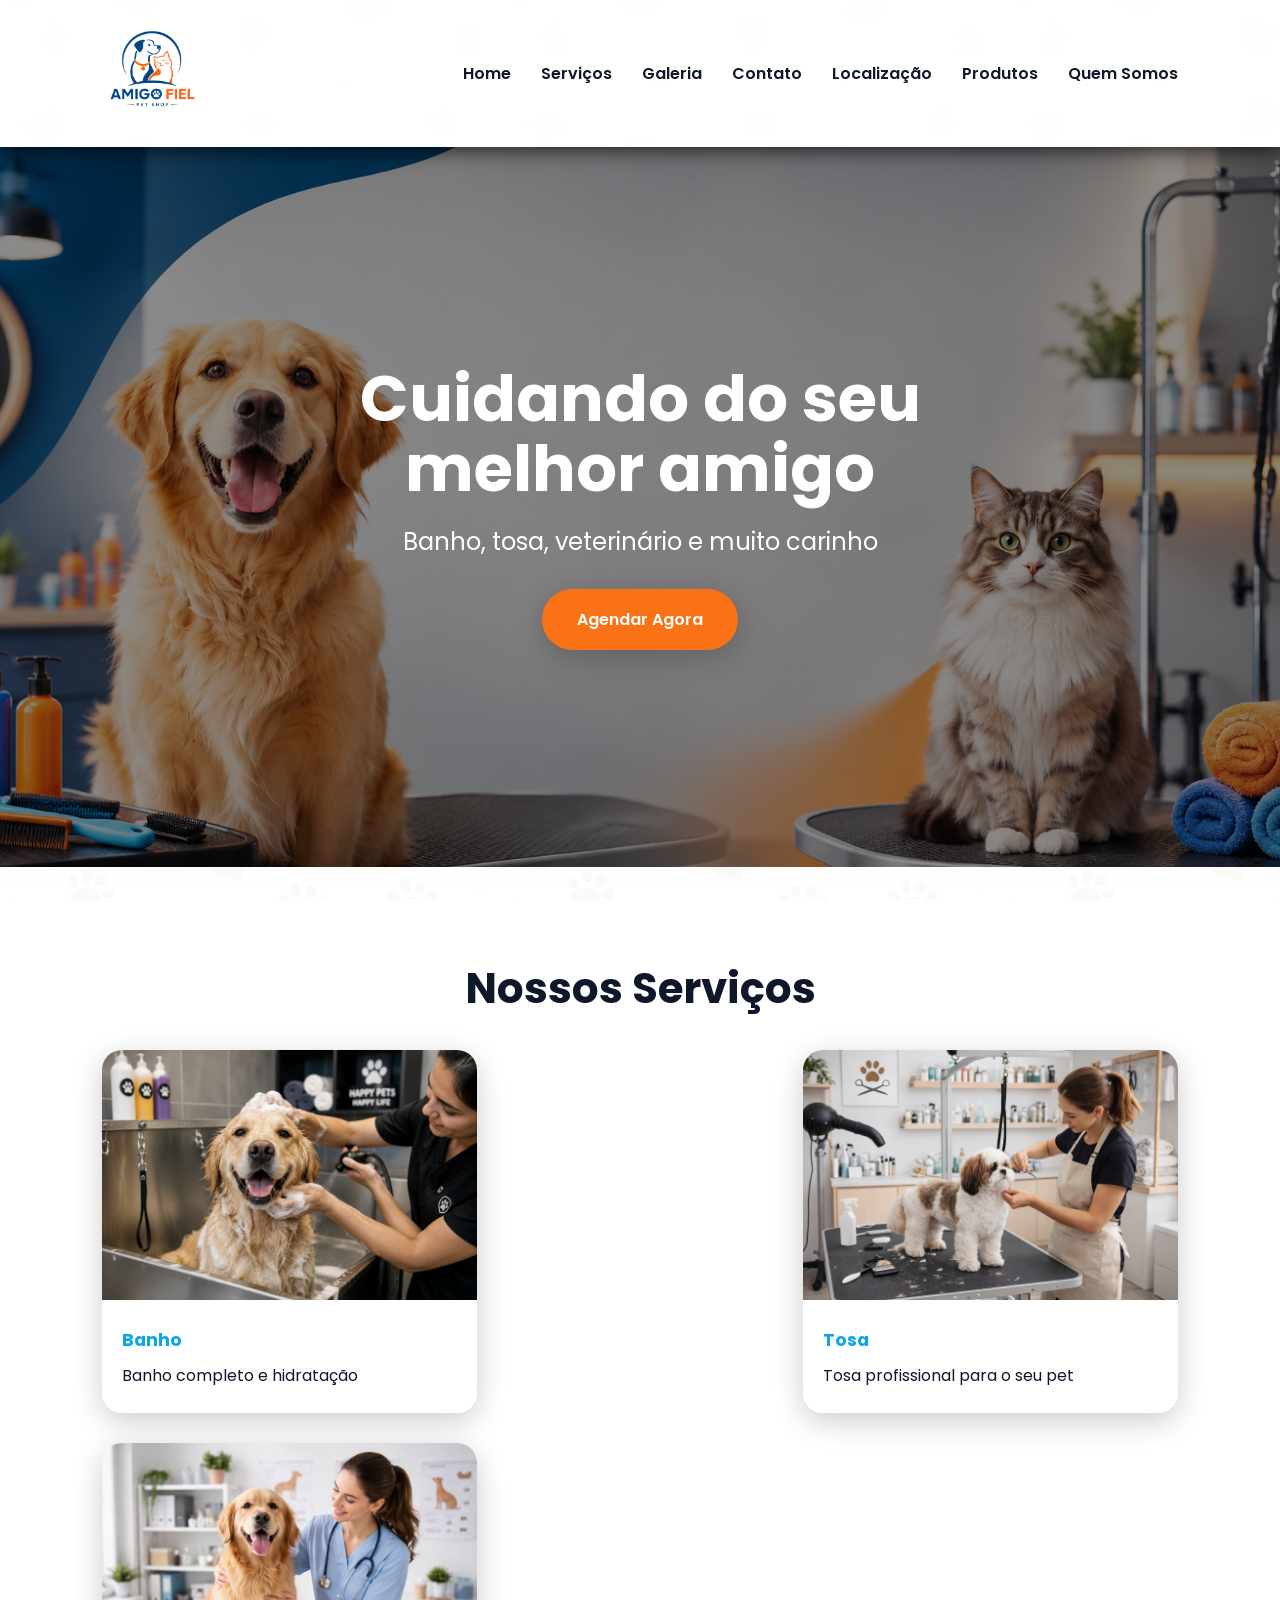
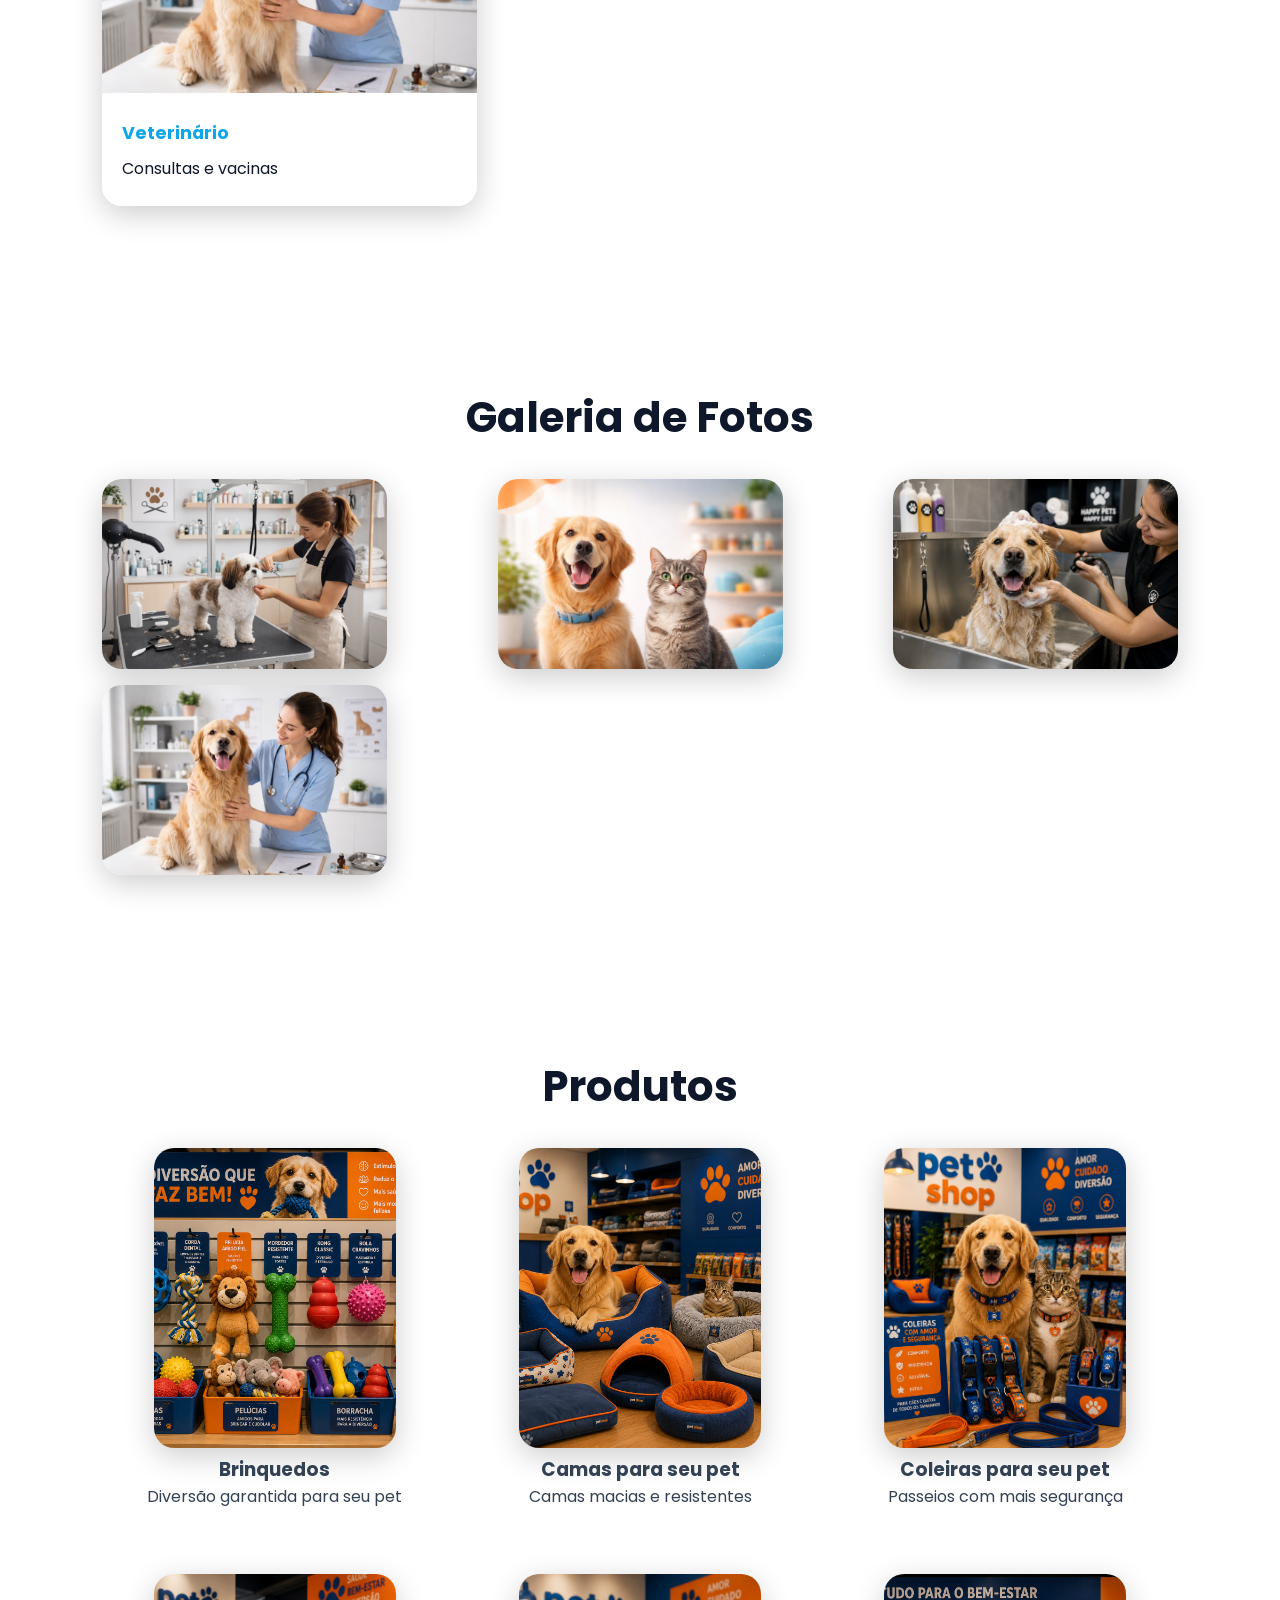
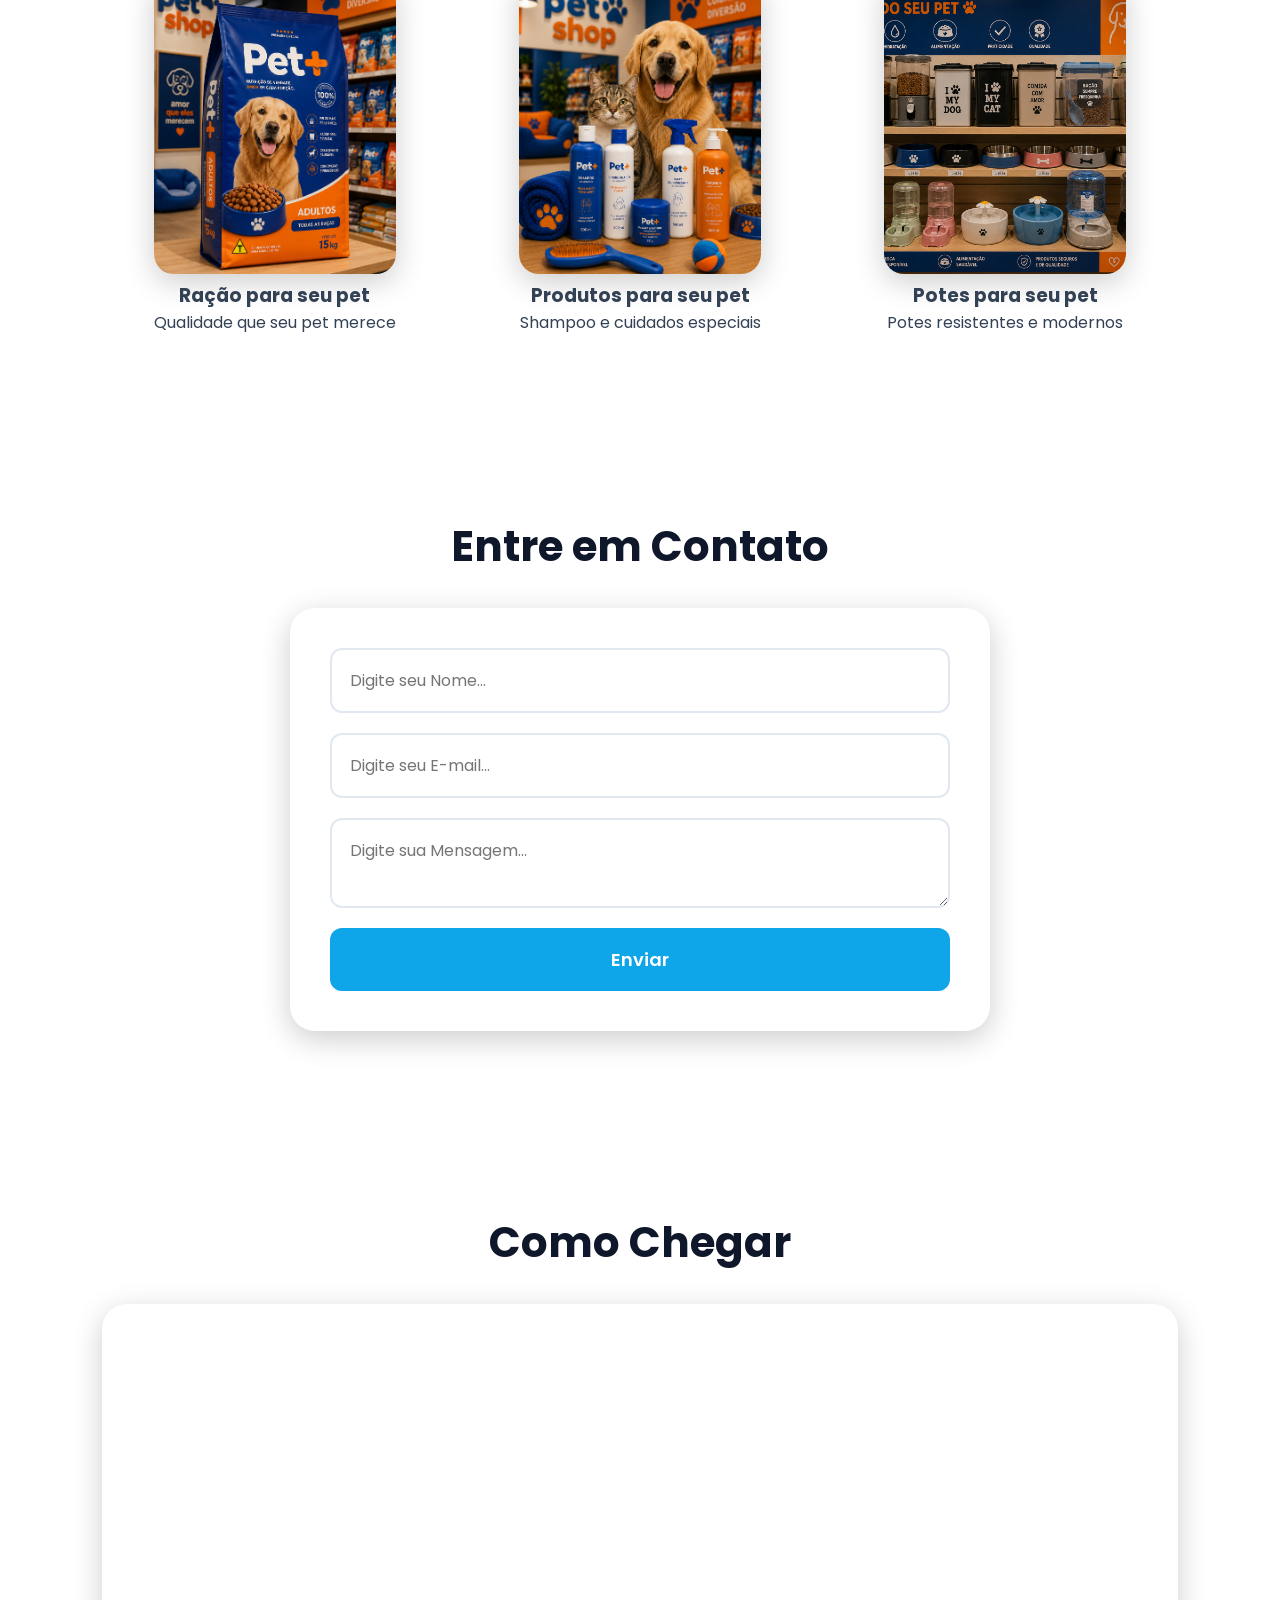
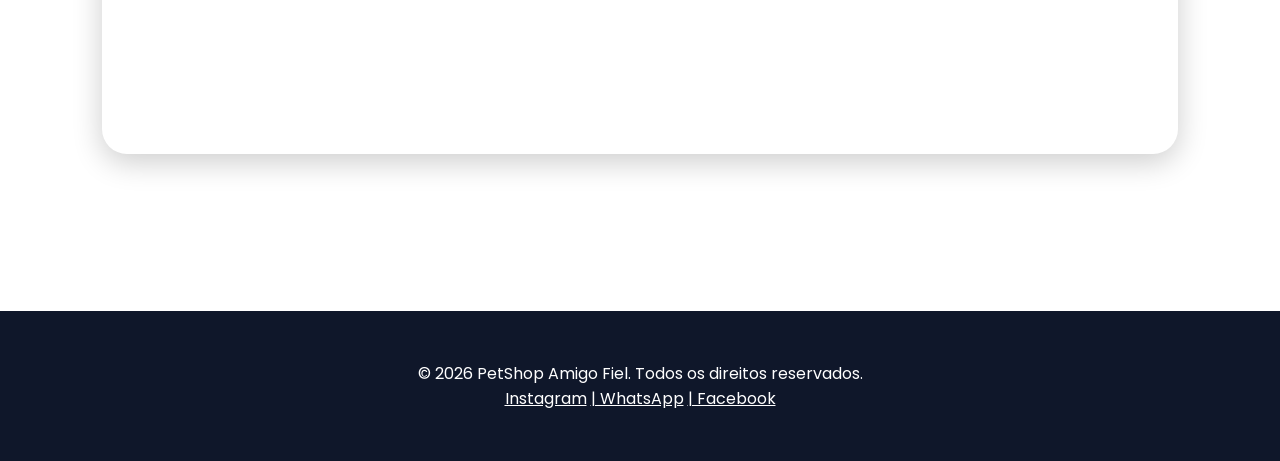
<file: index.html>
<!doctype html>
<html lang="pt-BR">
  <head>
    <meta charset="UTF-8" />
    <meta name="viewport" content="width=device-width, initial-scale=1.0" />
    <title>PetShop Amigo Fiel</title>

    <link rel="preconnect" href="https://fonts.googleapis.com" />
    <link rel="preconnect" href="https://fonts.gstatic.com" crossorigin />

    <link
      href="https://fonts.googleapis.com/css2?family=Poppins:wght@300;400;600;700&display=swap"
      rel="stylesheet"
    />

    <link rel="stylesheet" href="css/style.css" />
  </head>

  <body>
    <!-- HEADER -->
    <header>
<div class="logo">
  <img src="img/logo-transparente.png" alt="Logo"
  width="100"/>
</div>

<button id="menu-btn">☰</button>
<nav id="menu">
  <a href="#home">Home</a>
  <a href="#servicos">Serviços</a>
  <a href="#galeria">Galeria</a>
  <a href="#contato">Contato</a>
  <a href="#localizacao">Localização</a>
  <a href="#produtos">Produtos</a>
  <a href="quemSomos.html">Quem Somos</a>


  </nav>
    </header>

    <!-- HERO -->
    <section id="home" class="hero">
      <div class="hero-content">
        <h1>Cuidando do seu melhor amigo</h1>
        <p>Banho, tosa, veterinário e muito carinho</p>
        <a href="#contato" class="btn">Agendar Agora</a>
      </div>


    </section>

    <!-- SERVIÇOS -->
    <section id="servicos" class="container">
      <h2>Nossos Serviços</h2>
      
      <div class="cards">
      <div class="card">
        <img src="img/banho.png" alt="serviço de banho">
        <h3>Banho</h3>
        <p>Banho completo e hidratação</p>
      </div>
      
      <div class="card">
        <img src="img/tosa.png" alt="servico de tosa">
        <h3>Tosa</h3>
        <p>Tosa profissional para o seu pet</p>
      </div>

      <div class="card">
        <img src="img/veterinario.png" alt="serviço de veterinario">
        <h3> Veterinário</h3>
        <p>Consultas e vacinas</p>
      </div>
      
      </div>
    </section>

    <!-- GALERIA -->
    <section id="galeria" class="container">
      <h2>Galeria de Fotos</h2>
     
        <div class="galeria">
          <img src="img/tosa.png" alt="foto de tosa"/>
          <img src="img/pets.png" alt="foto de pets"/>
          <img src="img/banho.png" alt="foto de banho"/>
          <img src="img/veterinario.png" alt="foto de veterinario"/>
        </div>

    </section>

    <!-- PRODUTOS -->
    <section id="produtos" class="container">
      <h2>Produtos</h2>
      <div class="produtosS2">

      
        <div class="produtos">
          <img src="img/brinquedos.png" alt="foto de brinquedos para pets"/>
          <h3>Brinquedos</h3>
          <p>Diversão garantida para seu pet</p>
        </div>
        
        <div class="produtos">
          <img src="img/camasPets.png" alt="foto de cama para pets"/>  
          <h3>Camas para seu pet</h3>
          <p>Camas macias e resistentes</p> 
        </div>
        
        <div class="produtos">
          <img src="img/coleira.png" alt="foto de coleira para pets"/>
               <h3>Coleiras para seu pet</h3>
          <p>Passeios com mais segurança</p> 
        </div>

      </div>
<div class="espaco"></div>
      
        <div class="produtosS2">
          <div class="produtos">
            <img src="img/foto racao.png"  alt="foto de ração para pets"/>
               <h3>Ração para seu pet</h3>
          <p>Qualidade que seu pet merece</p> 
          </div>

          <div class="produtos">
            <img src="img/produtosPets.png"  alt="foto de produtos para pets"/>
               <h3>Produtos para seu pet</h3>
          <p>Shampoo e cuidados especiais</p> 
          </div>

          <div class="produtos">
            <img src="img/potesDeRacao.png"  alt="foto de pote de ração para pets"/>
               <h3>Potes para seu pet</h3>
          <p>Potes resistentes e modernos</p> 
          </div>
          
        </div>


   
    </section>

    <!-- CONTATO -->
    <section id="contato" class="container">
      <h2>Entre em Contato</h2>
      <form id="formContato">
        <input type="text" placeholder="Digite seu Nome..." id="nome" name="nome">
        <input type="email" placeholder="Digite seu E-mail..." id="email" name="email">
        <textarea placeholder="Digite sua Mensagem..." id="mensagem" name="mensagem"></textarea>
        <button type="submit">Enviar</button>
      </form>
    </section>

    <!-- MAPA -->
    <section id="localizacao" class="container">
      <h2>Como Chegar</h2>
      <iframe src="https://www.google.com/maps/embed?pb=!1m18!1m12!1m3!1d3704.6838661314214!2d-48.177827809280444!3d-21.79249292862807!2m3!1f0!2f0!3f0!3m2!1i1024!2i768!4f13.1!3m3!1m2!1s0x94b8f3e5bd0551f3%3A0x60445b0d94f11583!2sPet%20shop%20Amigo%20Fiel!5e0!3m2!1spt-BR!2sbr!4v1778673950699!5m2!1spt-BR!2sbr" width="600" height="450" style="border:0;" allowfullscreen="" loading="lazy" referrerpolicy="no-referrer-when-downgrade"></iframe>


    </section>

    <!-- FOOTER -->
    <footer>
      <p>&copy; 2026 PetShop Amigo Fiel. Todos os direitos reservados.</p>
      <a href="https://www.instagram.com/?hl=pt-br"  target="_blank"  class ="link">Instagram</a> 
      <a href="https://web.whatsapp.com/"  target="_blank"  class ="link"> |  WhatsApp</a>
      <a href="https://www.facebook.com/?locale=pt_BR"  target="_blank"  class ="link"> |  Facebook</a>
    
    </footer>

    <script src="js/script.js"></script>
  </body>
</html>
</file>
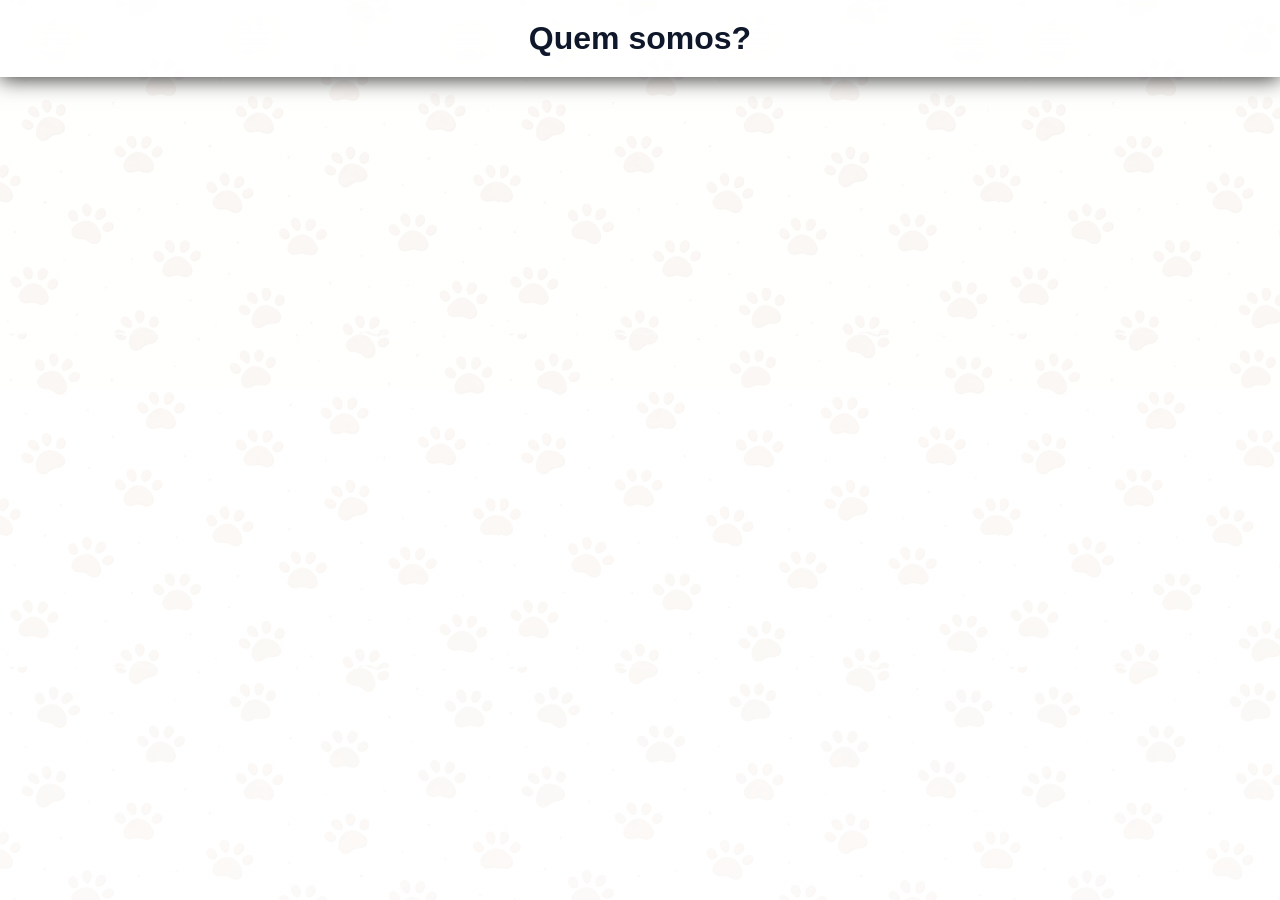
<file: quemSomos.html>
<!DOCTYPE html>
<html lang="Pt-BR">
<head>
    <meta charset="UTF-8">
    <meta name="viewport" content="width=device-width, initial-scale=1.0">
    <title>Quem_Somos</title>

    <link rel="stylesheet" href="css/style.css" />
</head>
<body>
     <header id="somos">
         <div class="sobreNos">
             <h1>Quem somos?</h1>
         </div>

     </header>


</body>
</html>
</file>
<file: css/style.css>
:root {
  --primaria: #0ea5e9;
  --secundaria: #f97316;
  --escuro: #0f172a;
  --claro: #ffffff;
  --texto: #334155;
  --sombra: 0 8px 30px rgba(0, 0, 0, 0.2);
  --radius: 20px;
}

* {
  margin: 0;
  padding: 0;
  box-sizing: border-box;
  font-family: "Poppins", sans-serif;
}

html {
  scroll-behavior: smooth;
}

body {
  color: var(--texto);
  background:
    linear-gradient(rgba(255, 255, 255, 0.85), rgba(255, 255, 255, 0.91)),
    url("../img/fundo.png");

  background-attachment: fixed;
  background-size: 500px;
}

/* HEADER */
header {
  position: sticky;
  top: 0;
  z-index: 9999;
  display: flex;
  justify-content: space-between;
  align-items: center;
  padding: 20px 8%;
  background: rgba(255, 255, 255, 0.75);
  backdrop-filter: blur(20px);
  -webkit-backdrop-filter: blur(20px);
  box-shadow: 0 2px 20px rgba(0, 0, 0, 0.8);
}
.logo {
}

nav {
  display: flex;
  gap: 30px;
}

nav a {
  text-decoration: none;
  color: var(--escuro);
  font-weight: 600;
  transition: 0.3s;
}

nav a:hover {
  color: var(--secundaria);
}

#menu-btn {
  display: none;
  font-size: 34px;
  border: none;
  background: none;
  cursor: pointer;
  color: var(--primaria);
}

/* HERO */
.hero {
  min-height: 80dvh;
  background:
    linear-gradient(rgba(0, 0, 0, 0.45), rgba(0, 0, 0, 0.45)),
    url("../img/banner.png");
  background-size: cover;
  background-position: center;
  display: flex;
  align-items: center;
  justify-content: center;
  padding: 40px;
  color: var(--claro);
}

.hero-content {
  max-width: 800px;
  text-align: center;
}
.hero-content h1 {
  font-size: 64px;
  margin-bottom: 20px;
  line-height: 1.1;
}
.hero-content p {
  font-size: 24px;
  margin-bottom: 30px;
}
.btn {
  display: inline-block;
  background: var(--secundaria);
  padding: 18px 35px;
  border-radius: 50px;
  text-decoration: none;
  color: var(--claro);
  font-weight: 600;
  transition: 0.3s;
  box-shadow: var(--sombra);
}
.btn:hover {
  transform: scale(1.1);
}

/* CONTAINER */
.container {
  padding: 90px 8%;
}
.container h2 {
  text-align: center;
  font-size: 42px;
  margin-bottom: 30px;
  color: var(--escuro);
}

/* CARDS */
.cards {
  display: flex;
  justify-content: space-between;
  flex-wrap: wrap;
  gap: 30px;
}

.card {
  background: rgba(255, 255, 255, 0.8);
  border-radius: var(--radius);
  box-shadow: var(--sombra);
  overflow: hidden;
  backdrop-filter: blur(20px);
  -webkit-backdrop-filter: blur(20px);
  transform: 0.4s;
}
.card:hover {
  transform: translateY(-12px);
}
.card img {
  width: 100%;
  height: 250px;
  object-fit: cover;
}
.card h3 {
  padding: 20px 20px 10px;
  color: var(--primaria);
  font-size: 1.1rem;
}
.card p {
  padding: 0 20px 25px;
  color: var(--escuro);
}

/* GALERIA */
.galeria {
  display: flex;
  justify-content: space-between;
  flex-wrap: wrap;
  gap: 16px;
}

.galeria img {
  height: 190px;
  object-fit: cover;
  border-radius: var(--radius);
  box-shadow: var(--sombra);
  transition: 0.4s;
}
.galeria img:hover {
  transform: scale(1.05);
}
/* FORM */
form {
  max-width: 700px;
  margin: auto;
  background: var(--claro);
  padding: 40px;
  border-radius: 25px;
  box-shadow: var(--sombra);
  display: flex;
  flex-direction: column;
  gap: 20px;
}

input,
textarea {
  padding: 18px;
  border: 2px solid #e2e8f0;
  border-radius: 12px;
  font-size: 16px;
}

input:focus,
textarea:focus {
  outline: none;
  border-color: var(--primaria);
}

button {
  padding: 18px;
  background: var(--primaria);
  color: var(--claro);
  border: none;
  border-radius: 12px;
  font-size: 18px;
  font-weight: 600;
  cursor: pointer;
  transition: 0.4s;
}

button:hover {
  background: #026fa6;
}
/* RODAPE */
footer {
  background: var(--escuro);
  color: var(--claro);
  text-align: center;
  padding: 50px 20px;
  margin-top: 60px;
}


/* MAPA */
iframe {
  width: 100%;
  height: 450px;
  border: none;
  border-radius: 25px;
  box-shadow: var(--sombra);
}

/* RESPONSIVIDADE - MOBILE */
@media (max-width: 768px) {
  #menu-btn {
    display: block;
  }

  nav {
    display: none;
    position: absolute;
    top: 85px;
    right: 20px;
    flex-direction: column;
    background: var(--claro);
    padding: 25px;
    border-radius: 20px;
    box-shadow: var(--sombra);
  }
  nav.ativo {
    display: flex;
  }
  .hero h1 {
    font-size: 38px;
  }
  .hero p {
    font-size: 18px;
  }
  h2 {
    font-size: 24px;
  }
  .galeria {
    grid-template-columns: 1fr;
    justify-content: center;
  }
}
/* RESPONSIVIDADE - TABLET */
@media (min-width: 768px) and (max-width: 1200px) {
}

.link {
color: var(--claro)

}
/*
.produtosS2 img {
 display: flex;
  justify-content: space-between;
  flex-wrap: wrap;
  gap: 30px;
  
}

.produtosS2 img:hover {
  transform: scale(1.05);
}
.produtos2 img {
  height: 320px;
  width: 320px;
  object-fit: cover;
  border-radius: var(--radius);
  box-shadow: var(--sombra);
  transition: 0.4s;
  margin: 70px;
  
}
.produtos2 img:hover {
  transform: scale(1.05);
}
*/

.produtosS2 {
  display: flex;
  gap: 20px; 
}


.produtos {
 flex: 1;
  text-align: center;
}
.produtos img {
  width: 70%;
  height: 300px;
  border-radius: 10px;
  object-fit: cover;
  border-radius: var(--radius);
  box-shadow: var(--sombra);

}
.produtos img:hover {
transform: scale(1.05);

}
.espaco{
  width: 65px;
  height: 65px;
}


#somos{
position: sticky;
  top: 0;
  z-index: 9999;
   justify-content: center;
  align-items: center;
  padding: 20px 8%;
  background: rgba(255, 255, 255, 0.75);
  backdrop-filter: blur(20px);
  -webkit-backdrop-filter: blur(20px);
  box-shadow: 0 2px 20px rgba(0, 0, 0, 0.8);
}

.sobreNos h1{
text-align: center;
 text-decoration: none;
  color: var(--escuro);
  transition: 0.3s;

}
</file>
